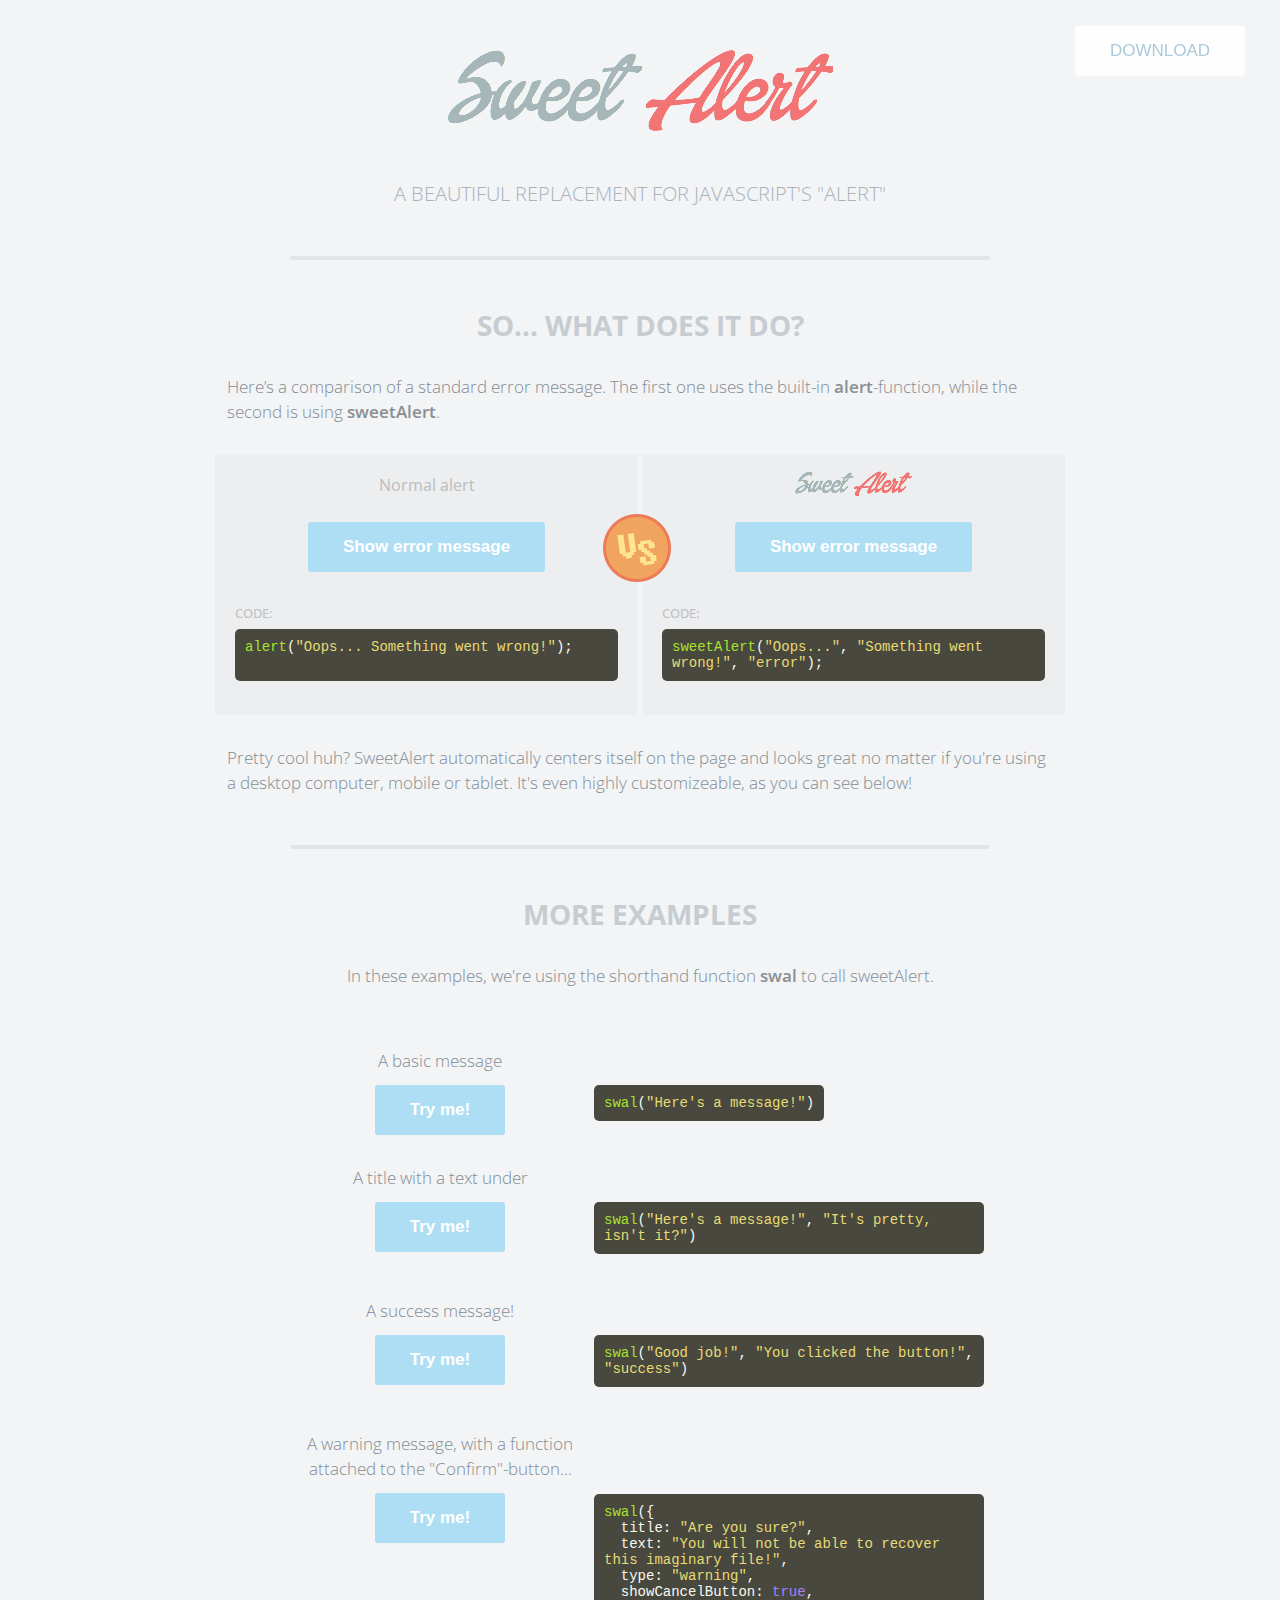
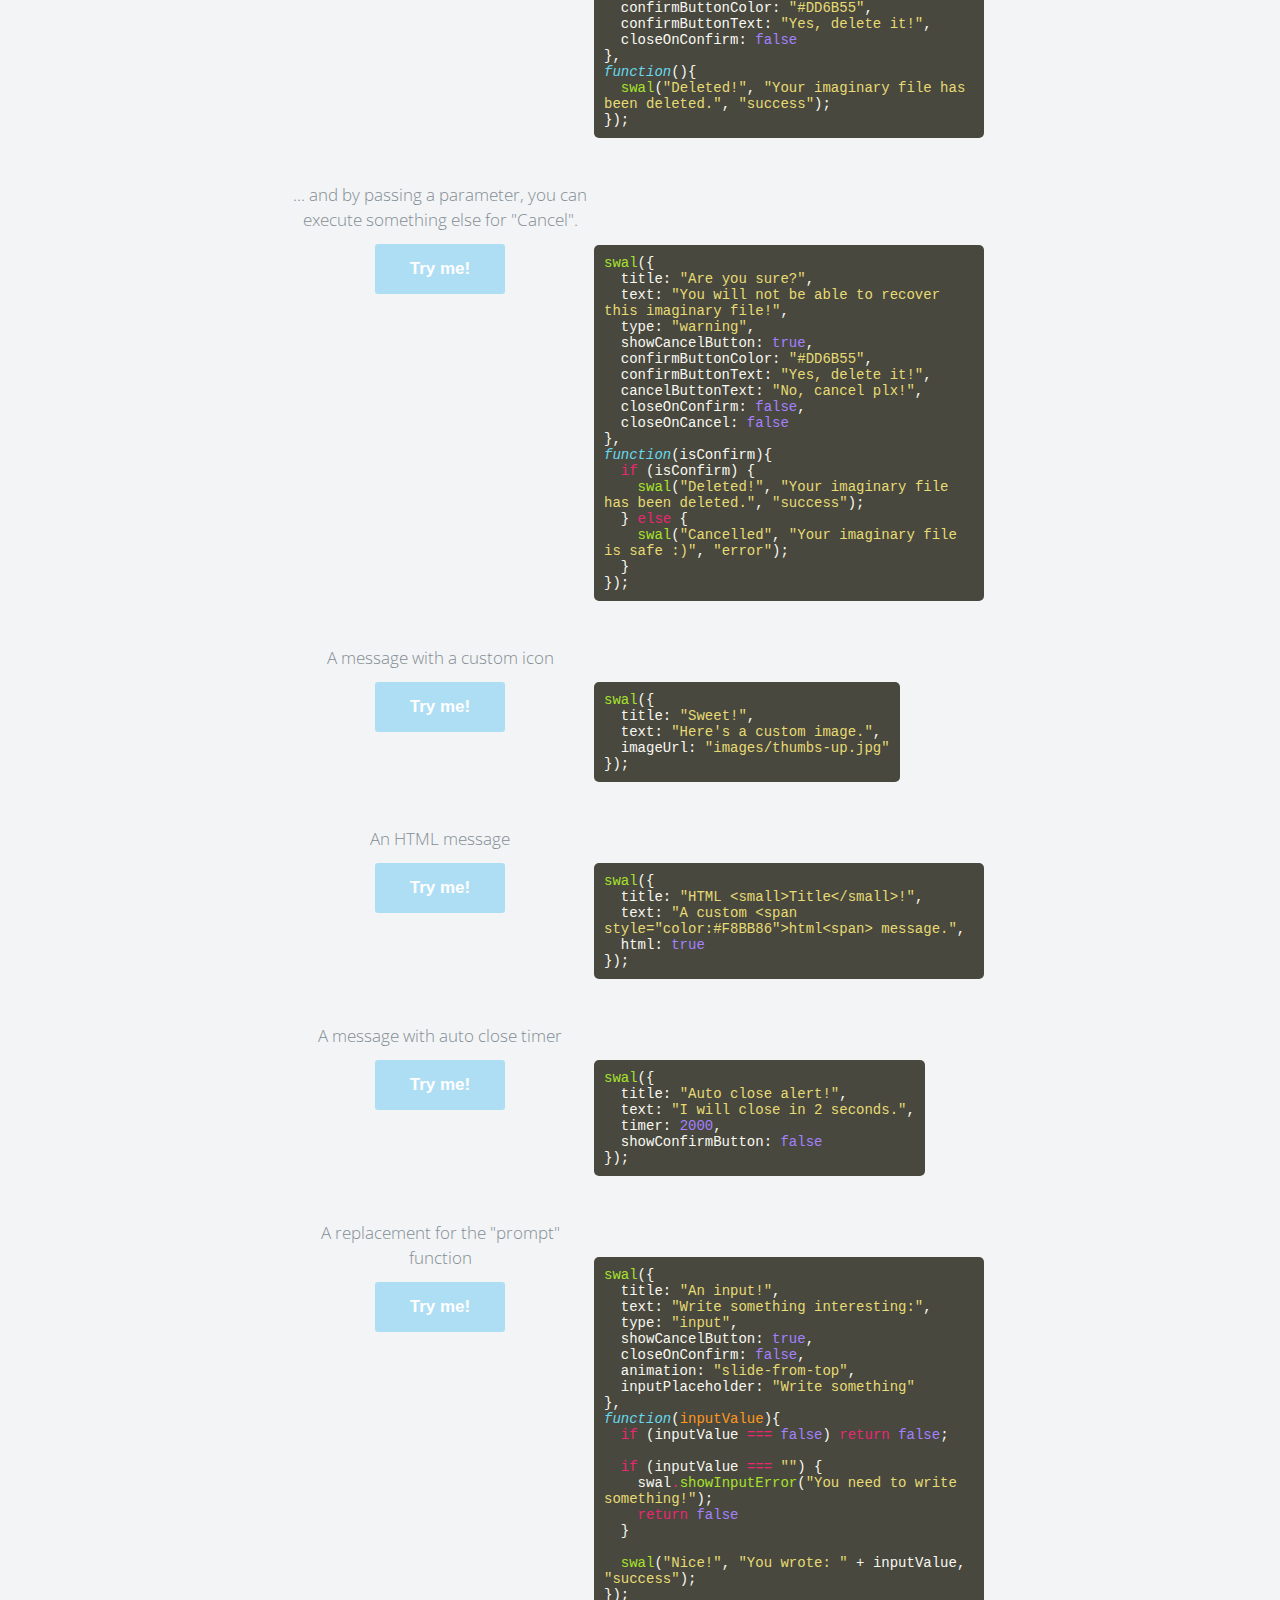
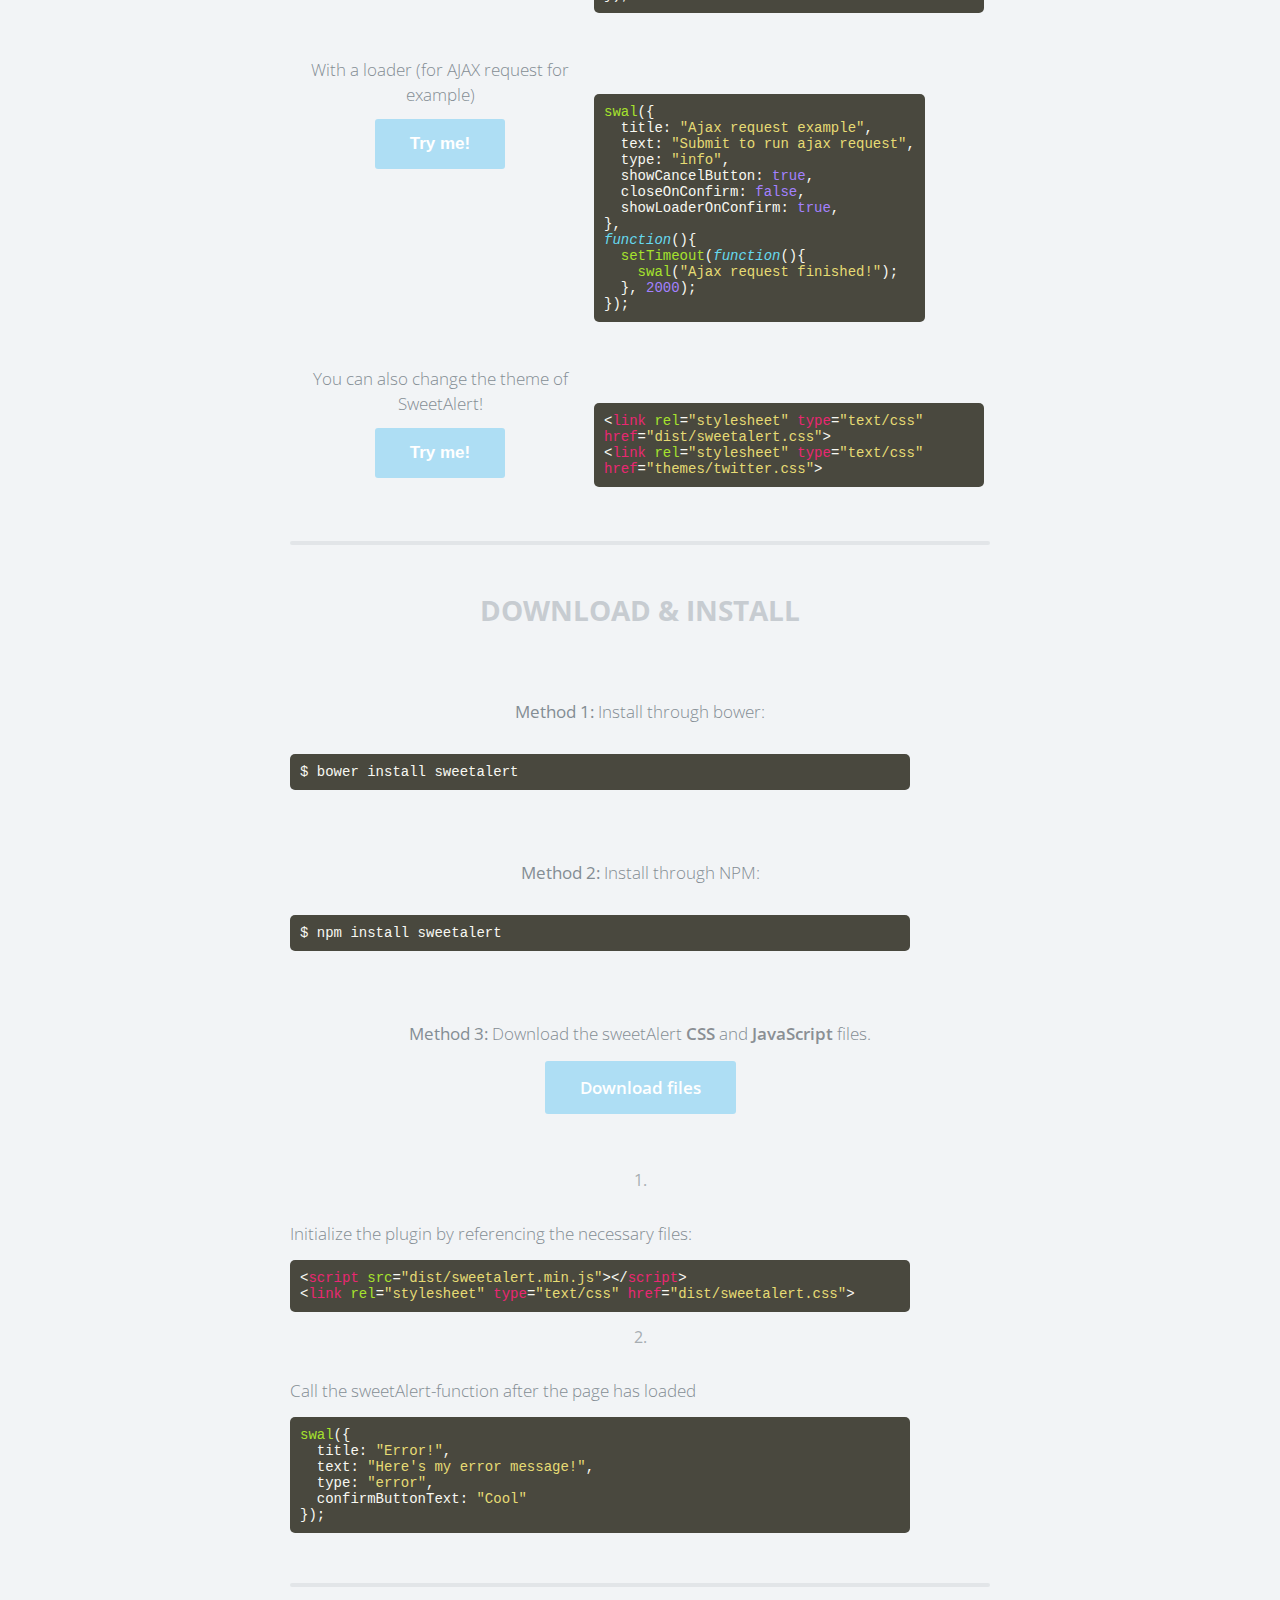
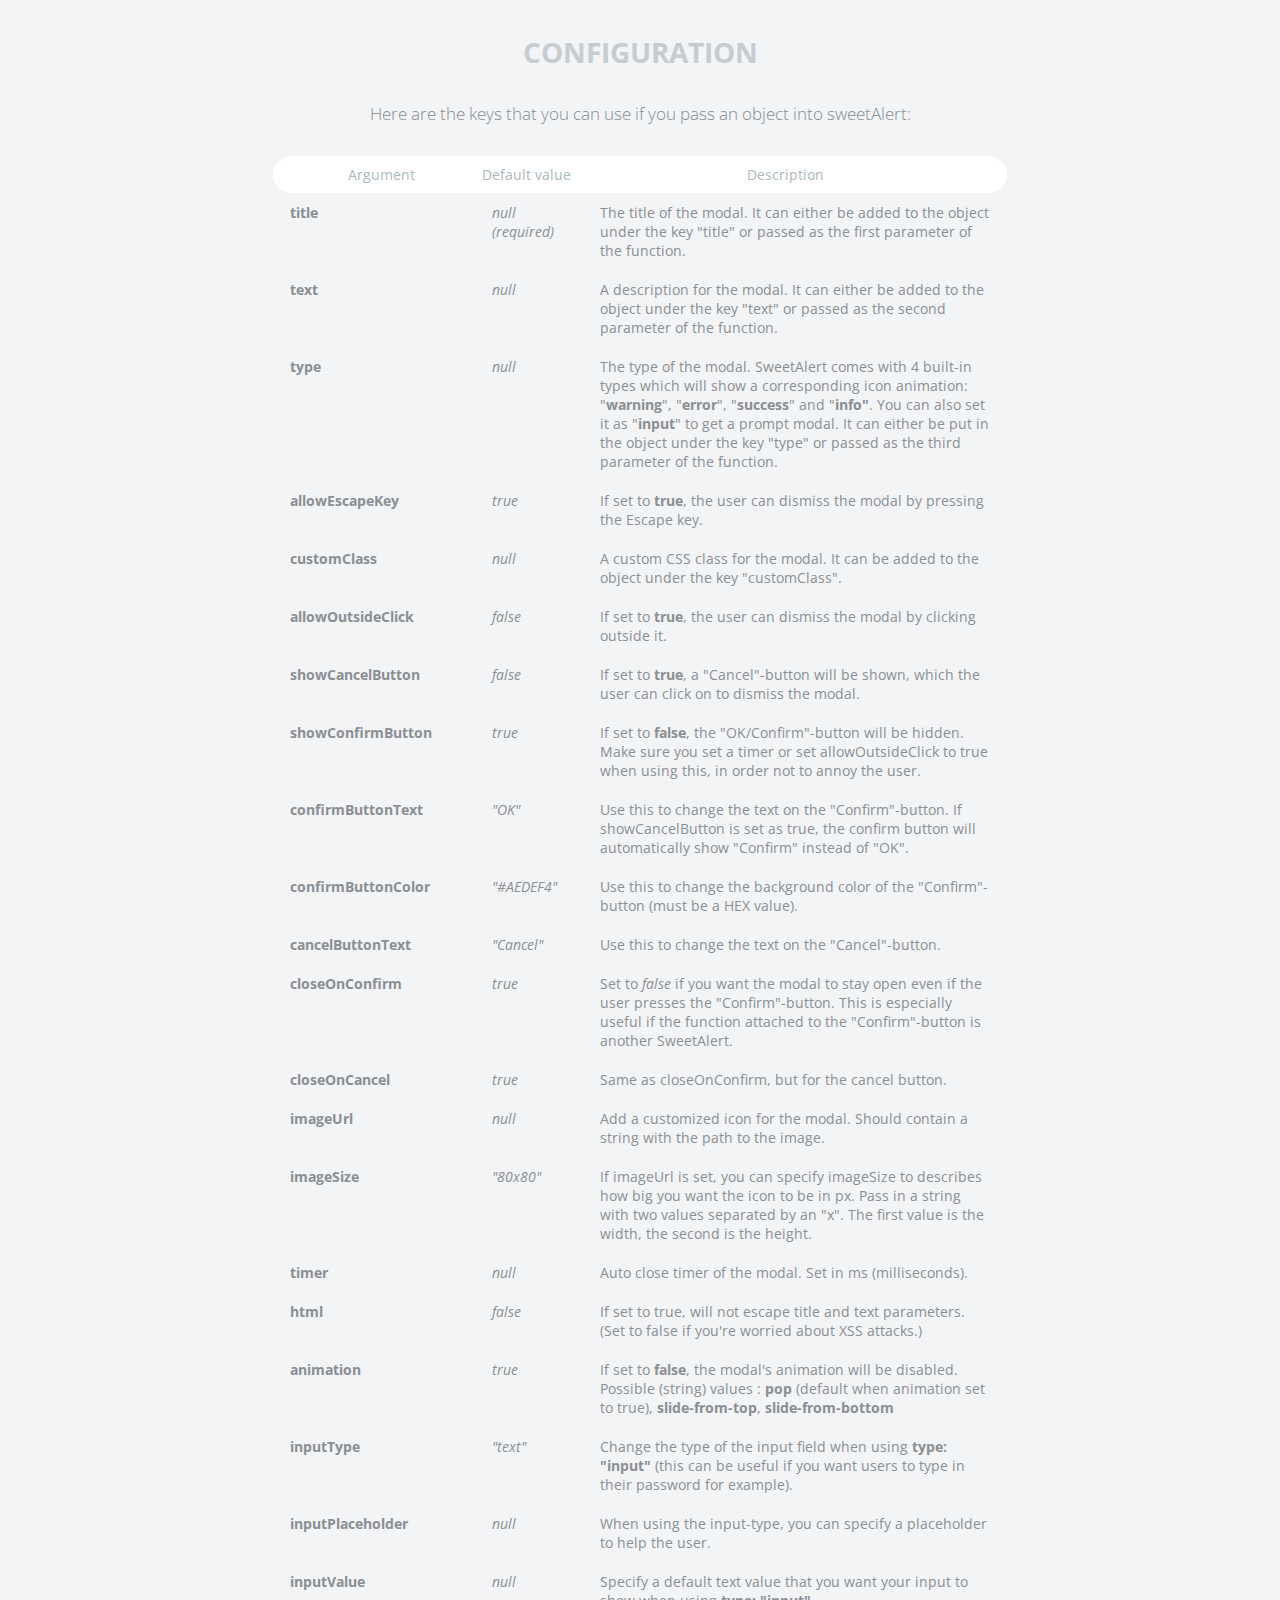
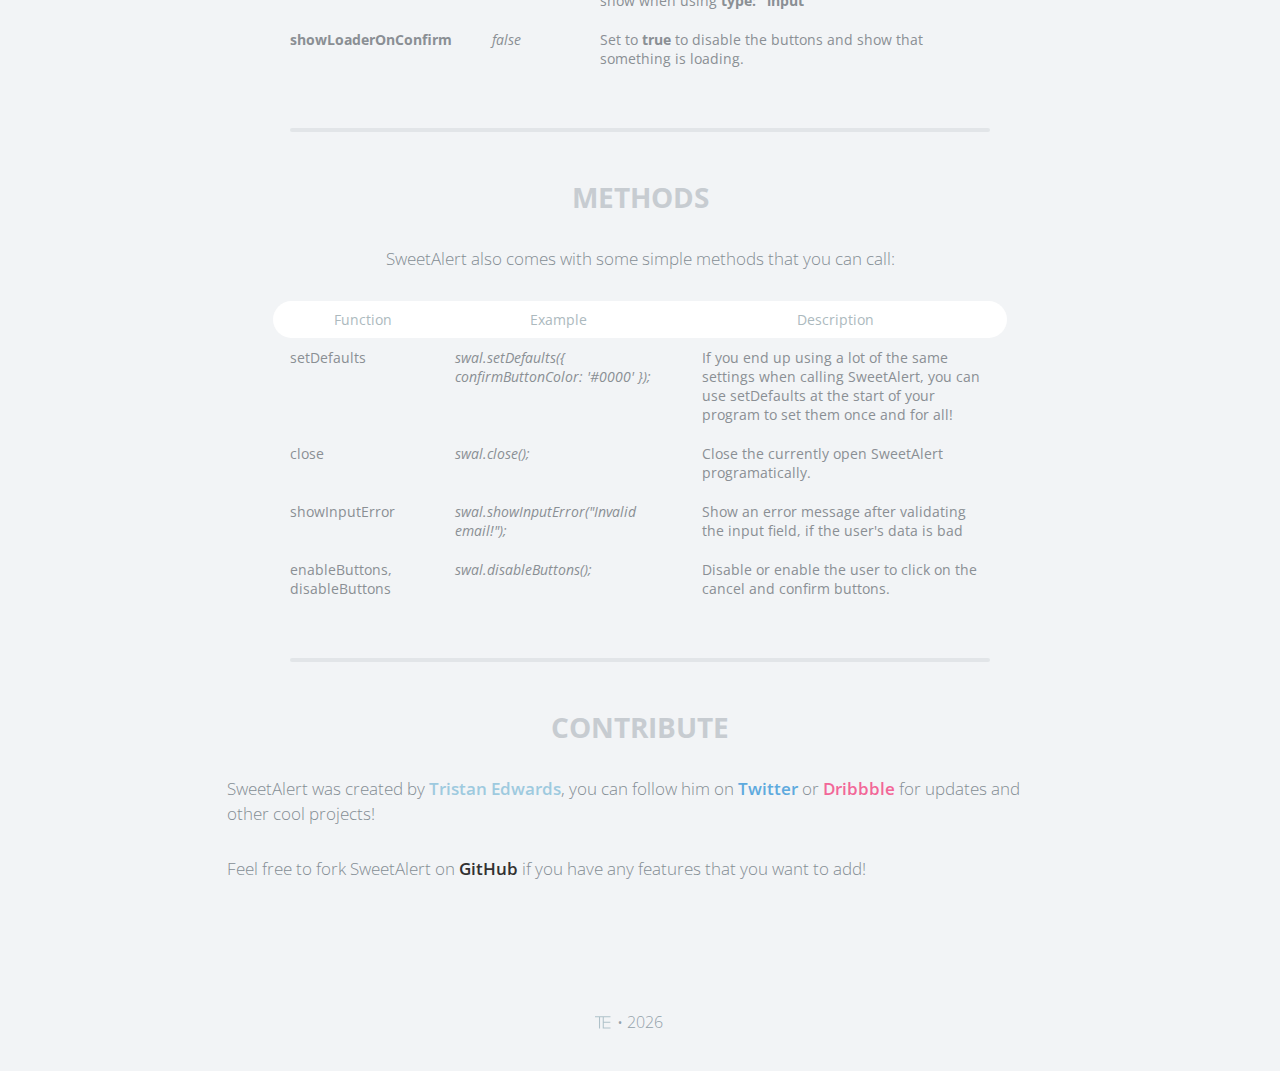
<file: hello/static/hello/sweetalert-master/index.html>
<!doctype html>

<html>

<head>
  <meta charset="utf-8">
  <meta name="viewport" content="width=device-width, initial-scale=1, maximum-scale=1, user-scalable=0" />
  <title>SweetAlert</title>

  <link rel="stylesheet" href="example/example.css">
  <script src="https://code.jquery.com/jquery-2.1.3.min.js"></script>

  <!-- This is what you need -->
  <script src="dist/sweetalert-dev.js"></script>
  <link rel="stylesheet" href="dist/sweetalert.css">
  <!--.......................-->

</head>

<body>

<h1>Sweet Alert</h1>
<h2>A beautiful replacement for JavaScript's "Alert"</h2>
<button class="download">Download</button>

<!-- What does it do? -->
<h3>So... What does it do?</h3>
<p>Here’s a comparison of a standard error message. The first one uses the built-in <strong>alert</strong>-function, while the second is using <strong>sweetAlert</strong>.</p>

<div class="showcase normal">
	<h4>Normal alert</h4>
	<button>Show error message</button>

	<h5>Code:</h5>
	<pre><span class="attr">alert</span>(<span class="str">"Oops... Something went wrong!"</span>);

	</pre>

	<div class="vs-icon"></div>
</div>

<div class="showcase sweet">
	<h4>Sweet Alert</h4>
	<button>Show error message</button>

	<h5>Code:</h5>
	<pre><span class="attr">sweetAlert</span>(<span class="str">"Oops..."</span>, <span class="str">"Something went wrong!"</span>, <span class="str">"error"</span>);</pre>
</div>

<p>Pretty cool huh? SweetAlert automatically centers itself on the page and looks great no matter if you're using a desktop computer, mobile or tablet. It's even highly customizeable, as you can see below!</p>


<!-- Examples -->
<h3>More examples</h3>

<p class="center">In these examples, we're using the shorthand function <strong>swal</strong> to call sweetAlert.</p>

<ul class="examples">

	<li class="message">
		<div class="ui">
			<p>A basic message</p>
			<button>Try me!</button>
		</div>
		<pre><span class="attr">swal</span>(<span class="str">"Here's a message!"</span>)</pre>
	</li>

	<li class="title-text">
		<div class="ui">
			<p>A title with a text under</p>
			<button>Try me!</button>
		</div>
		<pre><span class="attr">swal</span>(<span class="str">"Here's a message!"</span>, <span class="str">"It's pretty, isn't it?"</span>)</pre>
	</li>

	<li class="success">
		<div class="ui">
			<p>A success message!</p>
			<button>Try me!</button>
		</div>
		<pre><span class="attr">swal</span>(<span class="str">"Good job!"</span>, <span class="str">"You clicked the button!"</span>, <span class="str">"success"</span>)</pre>
	</li>

	<li class="warning confirm">
		<div class="ui">
			<p>A warning message, with a function attached to the "Confirm"-button...</p>
			<button>Try me!</button>
		</div>
		<pre><span class="attr">swal</span>({
&nbsp;&nbsp;title: <span class="str">"Are you sure?"</span>,
&nbsp;&nbsp;text: <span class="str">"You will not be able to recover this imaginary file!"</span>,
&nbsp;&nbsp;type: <span class="str">"warning"</span>,
&nbsp;&nbsp;showCancelButton: <span class="val">true</span>,
&nbsp;&nbsp;confirmButtonColor: <span class="str">"#DD6B55"</span>,
&nbsp;&nbsp;confirmButtonText: <span class="str">"Yes, delete it!"</span>,
&nbsp;&nbsp;closeOnConfirm: <span class="val">false</span>
},
<span class="func"><i>function</i></span>(){
&nbsp;&nbsp;<span class="attr">swal</span>(<span class="str">"Deleted!"</span>, <span class="str">"Your imaginary file has been deleted."</span>, <span class="str">"success"</span>);
});</pre>
	</li>

	<li class="warning cancel">
		<div class="ui">
			<p>... and by passing a parameter, you can execute something else for "Cancel".</p>
			<button>Try me!</button>
		</div>
		<pre><span class="attr">swal</span>({
&nbsp;&nbsp;title: <span class="str">"Are you sure?"</span>,
&nbsp;&nbsp;text: <span class="str">"You will not be able to recover this imaginary file!"</span>,
&nbsp;&nbsp;type: <span class="str">"warning"</span>,
&nbsp;&nbsp;showCancelButton: <span class="val">true</span>,
&nbsp;&nbsp;confirmButtonColor: <span class="str">"#DD6B55"</span>,
&nbsp;&nbsp;confirmButtonText: <span class="str">"Yes, delete it!"</span>,
&nbsp;&nbsp;cancelButtonText: <span class="str">"No, cancel plx!"</span>,
&nbsp;&nbsp;closeOnConfirm: <span class="val">false</span>,
&nbsp;&nbsp;closeOnCancel: <span class="val">false</span>
},
<span class="func"><i>function</i></span>(isConfirm){
&nbsp;&nbsp;<span class="tag">if</span> (isConfirm) {
&nbsp;&nbsp;&nbsp;&nbsp;<span class="attr">swal</span>(<span class="str">"Deleted!"</span>, <span class="str">"Your imaginary file has been deleted."</span>, <span class="str">"success"</span>);
&nbsp;&nbsp;} <span class="tag">else</span> {
	&nbsp;&nbsp;&nbsp;&nbsp;<span class="attr">swal</span>(<span class="str">"Cancelled"</span>, <span class="str">"Your imaginary file is safe :)"</span>, <span class="str">"error"</span>);
&nbsp;&nbsp;}
});</pre>
	</li>

	<li class="custom-icon">
		<div class="ui">
			<p>A message with a custom icon</p>
			<button>Try me!</button>
		</div>
		<pre><span class="attr">swal</span>({
&nbsp;&nbsp;title: <span class="str">"Sweet!"</span>,
&nbsp;&nbsp;text: <span class="str">"Here's a custom image."</span>,
&nbsp;&nbsp;imageUrl: <span class="str">"images/thumbs-up.jpg"</span>
});</pre>
	</li>

	<li class="message-html">
		<div class="ui">
			<p>An HTML message</p>
			<button>Try me!</button>
		</div>
		<pre><span class="attr">swal</span>({
&nbsp;&nbsp;title: <span class="str">"HTML &lt;small&gt;Title&lt;/small&gt;!"</span>,
&nbsp;&nbsp;text: <span class="str">"A custom &lt;span style="color:#F8BB86"&gt;html&lt;span&gt; message."</span>,
&nbsp;&nbsp;html: <span class="val">true</span>
});</pre>
	</li>

	<li class="timer">
		<div class="ui">
			<p>A message with auto close timer</p>
			<button>Try me!</button>
		</div>
		<pre><span class="attr">swal</span>({
&nbsp;&nbsp;title: <span class="str">"Auto close alert!"</span>,
&nbsp;&nbsp;text: <span class="str">"I will close in 2 seconds."</span>,
&nbsp;&nbsp;timer: <span class="val">2000</span>,
&nbsp;&nbsp;showConfirmButton: <span class="val">false</span>
});</pre>
	</li>


	<li class="input">
		<div class="ui">
			<p>A replacement for the "prompt" function</p>
			<button>Try me!</button>
		</div>
		<pre><span class="attr">swal</span>({
&nbsp;&nbsp;title: <span class="str">"An input!"</span>,
&nbsp;&nbsp;text: <span class="str">"Write something interesting:"</span>,
&nbsp;&nbsp;type: <span class="str">"input"</span>,
&nbsp;&nbsp;showCancelButton: <span class="val">true</span>,
&nbsp;&nbsp;closeOnConfirm: <span class="val">false</span>,
&nbsp;&nbsp;animation: <span class="str">"slide-from-top"</span>,
&nbsp;&nbsp;inputPlaceholder: <span class="str">"Write something"</span>
},
<span class="func"><i>function</i></span>(<span class="arg">inputValue</span>){
&nbsp;&nbsp;<span class="tag">if</span> (inputValue <span class="tag">===</span> <span class="val">false</span>) <span class="tag">return</span> <span class="val">false</span>;
&nbsp;&nbsp;
&nbsp;&nbsp;<span class="tag">if</span> (inputValue <span class="tag">===</span> <span class="str">""</span>) {
&nbsp;&nbsp;&nbsp;&nbsp;swal<span class="tag">.</span><span class="attr">showInputError</span>(<span class="str">"You need to write something!"</span>);
&nbsp;&nbsp;&nbsp;&nbsp;<span class="tag">return</span> <span class="val">false</span>
&nbsp;&nbsp;}
&nbsp;&nbsp;
&nbsp;&nbsp;<span class="attr">swal</span>(<span class="str">"Nice!"</span>, <span class="str">"You wrote: "</span> + inputValue, <span class="str">"success"</span>);
});</pre>
	</li>

  <li class="ajax">
    <div class="ui">
			<p>With a loader (for AJAX request for example)</p>
			<button>Try me!</button>
		</div>
		<pre><span class="attr">swal</span>({
&nbsp;&nbsp;title: <span class="str">"Ajax request example"</span>,
&nbsp;&nbsp;text: <span class="str">"Submit to run ajax request"</span>,
&nbsp;&nbsp;type: <span class="str">"info"</span>,
&nbsp;&nbsp;showCancelButton: <span class="val">true</span>,
&nbsp;&nbsp;closeOnConfirm: <span class="val">false</span>,
&nbsp;&nbsp;showLoaderOnConfirm: <span class="val">true</span>,
},
<span class="func"><i>function</i></span>(){
&nbsp;&nbsp;<span class="attr">setTimeout</span>(<span class="func"><i>function</i></span>(){
&nbsp;&nbsp;&nbsp;&nbsp;<span class="attr">swal</span>(<span class="str">"Ajax request finished!"</span>);
&nbsp;&nbsp;}, <span class="val">2000</span>);
});</pre>
	</li>

	<li class="theme">
		<div class="ui">
			<p>You can also change the theme of SweetAlert!</p>
			<button>Try me!</button>
		</div>
		<pre>&lt;<span class="tag">link</span> <span class="attr">rel</span>=<span class="str">"stylesheet"</span> <span class="tag">type</span>=<span class="str">"text/css"</span> <span class="tag">href</span>=<span class="str">"dist/sweetalert.css"</span>&gt;
			&lt;<span class="tag">link</span> <span class="attr">rel</span>=<span class="str">"stylesheet"</span> <span class="tag">type</span>=<span class="str">"text/css"</span> <span class="tag">href</span>=<span class="str">"themes/twitter.css"</span>&gt;</pre>
	</li>

</ul>


<!-- Download & Install -->
<h3 id="download-section">Download & install</h3>

<div class="center-container">
	<p class="center"><b>Method 1:</b> Install through bower:</p>
	<pre class="center">$ bower install sweetalert</pre>
</div>

<div class="center-container">
	<p class="center"><b>Method 2:</b> Install through NPM:</p>
	<pre class="center">$ npm install sweetalert</pre>
</div>

<p class="center"><b>Method 3:</b> Download the sweetAlert <strong>CSS</strong> and <strong>JavaScript</strong> files.</p>

<a class="button" href="https://github.com/t4t5/sweetalert/archive/master.zip" download>Download files</a>

<ol>
	<li>
		<p>Initialize the plugin by referencing the necessary files:</p>
		<pre>&lt;<span class="tag">script</span> <span class="attr">src</span>=<span class="str">"dist/sweetalert.min.js"</span>&gt;&lt;/<span class="tag">script</span>&gt;
&lt;<span class="tag">link</span> <span class="attr">rel</span>=<span class="str">"stylesheet"</span> <span class="tag">type</span>=<span class="str">"text/css"</span> <span class="tag">href</span>=<span class="str">"dist/sweetalert.css"</span>&gt;</pre>
	</li>

	<li>
		<p>Call the sweetAlert-function after the page has loaded</p>
		<pre><span class="attr">swal</span>({
&nbsp;&nbsp;title: <span class="str">"Error!"</span>,
&nbsp;&nbsp;text: <span class="str">"Here's my error message!"</span>,
&nbsp;&nbsp;type: <span class="str">"error"</span>,
&nbsp;&nbsp;confirmButtonText: <span class="str">"Cool"</span>
});
</pre>
	</li>
</ol>



<!-- Configuration -->
<h3>Configuration</h3>

<p class="center">Here are the keys that you can use if you pass an object into sweetAlert:</p>

<table>
	<tr class="titles">
		<th>
			<div class="border-left"></div>
			Argument
		</th>
		<th>Default value</th>
		<th>
			<div class="border-right"></div>
			Description
		</th>
	</tr>
	<tr>
		<td><b>title</b></td>
		<td><i>null (required)</i></td>
		<td>The title of the modal. It can either be added to the object under the key "title" or passed as the first parameter of the function.</td>
	</tr>
	<tr>
		<td><b>text</b></td>
		<td><i>null</i></td>
		<td>A description for the modal. It can either be added to the object under the key "text" or passed as the second parameter of the function.</td>
	</tr>
	<tr>
		<td><b>type</b></td>
		<td><i>null</i></td>
		<td>The type of the modal. SweetAlert comes with 4 built-in types which will show a corresponding icon animation: "<strong>warning</strong>", "<strong>error</strong>", "<strong>success</strong>" and "<strong>info"</strong>. You can also set it as "<strong>input</strong>" to get a prompt modal. It can either be put in the object under the key "type" or passed as the third parameter of the function.</td>
	</tr>
    <tr>
      <td><b>allowEscapeKey</b></td>
      <td><i>true</i></td>
      <td>If set to <strong>true</strong>, the user can dismiss the modal by pressing the Escape key.</td>
    </tr>
	<tr>
		<td><b>customClass</b></td>
		<td><i>null</i></td>
		<td>A custom CSS class for the modal. It can be added to the object under the key "customClass".</td>
	</tr>
	<tr>
		<td><b>allowOutsideClick</b></td>
		<td><i>false</i></td>
		<td>If set to <strong>true</strong>, the user can dismiss the modal by clicking outside it.</td>
	</tr>
	<tr>
		<td><b>showCancelButton</b></td>
		<td><i>false</i></td>
		<td>If set to <strong>true</strong>, a "Cancel"-button will be shown, which the user can click on to dismiss the modal.</td>
	</tr>
	<tr>
		<td><b>showConfirmButton</b></td>
		<td><i>true</i></td>
		<td>If set to <strong>false</strong>, the "OK/Confirm"-button will be hidden. Make sure you set a timer or set allowOutsideClick to true when using this, in order not to annoy the user.</td>
	</tr>
	<tr>
		<td><b>confirmButtonText</b></td>
		<td><i>"OK"</i></td>
		<td>Use this to change the text on the "Confirm"-button. If showCancelButton is set as true, the confirm button will automatically show "Confirm" instead of "OK".</td>
	</tr>
	<tr>
		<td><b>confirmButtonColor</b></td>
		<td><i>"#AEDEF4"</i></td>
		<td>Use this to change the background color of the "Confirm"-button (must be a HEX value).</td>
	</tr>
	<tr>
		<td><b>cancelButtonText</b></td>
		<td><i>"Cancel"</i></td>
		<td>Use this to change the text on the "Cancel"-button.</td>
	</tr>
	<tr>
		<td><b>closeOnConfirm</b></td>
		<td><i>true</i></td>
		<td>Set to <i>false</i> if you want the modal to stay open even if the user presses the "Confirm"-button. This is especially useful if the function attached to the "Confirm"-button is another SweetAlert.</td>
	</tr>
	<tr>
		<td><b>closeOnCancel</b></td>
		<td><i>true</i></td>
		<td>Same as closeOnConfirm, but for the cancel button.</td>
	</tr>
	<tr>
		<td><b>imageUrl</b></td>
		<td><i>null</i></td>
		<td>Add a customized icon for the modal. Should contain a string with the path to the image.</td>
	</tr>
	<tr>
		<td><b>imageSize</b></td>
		<td><i>"80x80"</i></td>
		<td>If imageUrl is set, you can specify imageSize to describes how big you want the icon to be in px. Pass in a string with two values separated by an "x". The first value is the width, the second is the height.</td>
	</tr>
	<tr>
		<td><b>timer</b></td>
		<td><i>null</i></td>
		<td>Auto close timer of the modal. Set in ms (milliseconds).</td>
	</tr>
	<tr>
		<td><b>html</b></td>
		<td><i>false</i></td>
		<td>If set to true, will not escape title and text parameters. (Set to false if you're worried about XSS attacks.)</td>
	</tr>
	<tr>
		<td><b>animation</b></td>
		<td><i>true</i></td>
		<td>If set to <strong>false</strong>, the modal's animation will be disabled. Possible (string) values : <strong>pop</strong> (default when animation set to true), <strong>slide-from-top</strong>, <strong>slide-from-bottom</strong></td>
	</tr>
	<tr>
		<td><b>inputType</b></td>
		<td><i>"text"</i></td>
		<td>Change the type of the input field when using <strong>type: "input"</strong> (this can be useful if you want users to type in their password for example).</td>
	</tr>
	<tr>
		<td><b>inputPlaceholder</b></td>
		<td><i>null</i></td>
		<td>When using the input-type, you can specify a placeholder to help the user.</td>
	</tr>
	<tr>
		<td><b>inputValue</b></td>
		<td><i>null</i></td>
		<td>Specify a default text value that you want your input to show when using <strong>type: "input"</strong></td>
	</tr>
	<tr>
		<td><b>showLoaderOnConfirm</b></td>
		<td><i>false</i></td>
    <td>Set to <strong>true</strong> to disable the buttons and show that something is loading.</td>
	</tr>
</table>


<!-- Methods -->
<h3>Methods</h3>

<p class="center">SweetAlert also comes with some simple methods that you can call:</p>

<table>
	<tr class="titles">
		<th>
			<div class="border-left"></div>
			Function
		</th>
		<th>Example</th>
		<th>
			<div class="border-right"></div>
			Description
		</th>
	</tr>
	<tr>
		<td>setDefaults</td>
		<td><i>swal.setDefaults({ confirmButtonColor: '#0000' });</i></td>
		<td>If you end up using a lot of the same settings when calling SweetAlert, you can use setDefaults at the start of your program to set them once and for all!</td>
	</tr>
	<tr>
		<td>close</td>
		<td><i>swal.close();</i></td>
		<td>Close the currently open SweetAlert programatically.</td>
	</tr>
	<tr>
		<td>showInputError</td>
		<td><i>swal.showInputError("Invalid email!");</i></td>
		<td>Show an error message after validating the input field, if the user's data is bad</td>
	</tr>
	<tr>
		<td>enableButtons, disableButtons</td>
		<td><i>swal.disableButtons();</i></td>
		<td>Disable or enable the user to click on the cancel and confirm buttons.</td>
	</tr>
</table>



<!-- Contribute -->
<h3>Contribute</h3>
<p>SweetAlert was created by <a href="http://tristanedwards.me" target="_blank">Tristan Edwards</a>, you can follow him on <a href="https://twitter.com/t4t5" target="_blank" class="twitter">Twitter</a> or <a href="https://dribbble.com/tristanedwards" target="_blank" class="dribbble">Dribbble</a> for updates and other cool projects!</p>
<p>Feel free to fork SweetAlert on <a href="https://github.com/t4t5/sweetalert" class="github">GitHub</a> if you have any features that you want to add!</p>


<footer>
	<span class="te-logo">TE</span> • <script>document.write(new Date().getFullYear())</script>
</footer>


<script>

document.querySelector('button.download').onclick = function(){
	$("html, body").animate({ scrollTop: $("#download-section").offset().top }, 1000);
};

document.querySelector('.showcase.normal button').onclick = function(){
	alert("Oops... Something went wrong!");
};

document.querySelector('.showcase.sweet button').onclick = function(){
	swal("Oops...", "Something went wrong!", "error");
};

document.querySelector('ul.examples li.message button').onclick = function(){
	swal("Here's a message!");
};

document.querySelector('ul.examples li.timer button').onclick = function(){
	swal({
		title: "Auto close alert!",
		text: "I will close in 2 seconds.",
		timer: 2000,
		showConfirmButton: false
	});
};

document.querySelector('ul.examples li.title-text button').onclick = function(){
	swal("Here's a message!", "It's pretty, isn't it?");
};

document.querySelector('ul.examples li.success button').onclick = function(){
	swal("Good job!", "You clicked the button!", "success");
};

document.querySelector('ul.examples li.warning.confirm button').onclick = function(){
	swal({
		title: "Are you sure?",
		text: "You will not be able to recover this imaginary file!",
		type: "warning",
		showCancelButton: true,
		confirmButtonColor: '#DD6B55',
		confirmButtonText: 'Yes, delete it!',
		closeOnConfirm: false
	},
	function(){
		swal("Deleted!", "Your imaginary file has been deleted!", "success");
	});
};

document.querySelector('ul.examples li.warning.cancel button').onclick = function(){
	swal({
		title: "Are you sure?",
		text: "You will not be able to recover this imaginary file!",
		type: "warning",
		showCancelButton: true,
		confirmButtonColor: '#DD6B55',
		confirmButtonText: 'Yes, delete it!',
		cancelButtonText: "No, cancel plx!",
		closeOnConfirm: false,
		closeOnCancel: false
	},
	function(isConfirm){
    if (isConfirm){
      swal("Deleted!", "Your imaginary file has been deleted!", "success");
    } else {
      swal("Cancelled", "Your imaginary file is safe :)", "error");
    }
	});
};

document.querySelector('ul.examples li.custom-icon button').onclick = function(){
	swal({
		title: "Sweet!",
		text: "Here's a custom image.",
		imageUrl: 'example/images/thumbs-up.jpg'
	});
};

document.querySelector('ul.examples li.message-html button').onclick = function(){
	swal({
		title: "HTML <small>Title</small>!",
		text: 'A custom <span style="color:#F8BB86">html</span> message.',
		html: true
	});
};

document.querySelector('ul.examples li.input button').onclick = function(){
	swal({
		title: "An input!",
		text: 'Write something interesting:',
		type: 'input',
		showCancelButton: true,
		closeOnConfirm: false,
		animation: "slide-from-top",
		inputPlaceholder: "Write something",
	},
	function(inputValue){
		if (inputValue === false) return false;

		if (inputValue === "") {
			swal.showInputError("You need to write something!");
			return false;
		}
    
		swal("Nice!", 'You wrote: ' + inputValue, "success");

	});
};

document.querySelector('ul.examples li.theme button').onclick = function() {
	swal({
		title: "Themes!",
		text: "Here's the Twitter theme for SweetAlert!",
		confirmButtonText: "Cool!",
		customClass: 'twitter'
	});
};

document.querySelector('ul.examples li.ajax button').onclick = function() {
  swal({
    title: 'Ajax request example',
    text: 'Submit to run ajax request',
    type: 'info',
    showCancelButton: true,
    closeOnConfirm: false,
    showLoaderOnConfirm: true,
  }, function(){
    setTimeout(function() {
      swal('Ajax request finished!');
    }, 2000);
  });
};

</script>



</body>

</html>
</file>
<file: hello/static/hello/sweetalert-master/example/example.css>
@import url(http://fonts.googleapis.com/css?family=Open+Sans:400,600,700,300);
@import url(http://fonts.googleapis.com/css?family=Open+Sans+Condensed:700);
body {
  background-color: #f2f4f6;
  font-family: 'Open Sans', sans-serif;
  text-align: center; }

h1 {
  background-image: url("images/logo_big.png");
  background-image: -webkit-image-set(url("images/logo_big.png") 1x, url("images/logo_big@2x.png") 2x);
  width: 385px;
  height: 81px;
  text-indent: -9999px;
  white-space: nowrap;
  margin: 50px auto; }
  @media all and (max-width: 420px) {
    h1 {
      width: 300px;
      background-size: contain;
      background-repeat: no-repeat;
      background-position: center; } }
  @media all and (max-width: 330px) {
    h1 {
      width: 250px; } }

h2 {
  font-size: 20px;
  color: #A9B2BC;
  line-height: 25px;
  text-transform: uppercase;
  font-weight: 300;
  text-align: center;
  display: block; }

h3 {
  font-size: 28px;
  color: #C7CCD1;
  text-transform: uppercase;
  font-family: 'Open Sans Condensed', sans-serif;
  margin-top: 100px;
  text-align: center;
  position: relative; }
  h3#download-section {
    margin-top: 50px;
    padding-top: 40px; }
  h3::after {
    content: "";
    background-color: #e2e5e8;
    height: 4px;
    width: 700px;
    left: 50%;
    margin-left: -350px;
    position: absolute;
    margin-top: -50px;
    border-radius: 2px; }
    @media all and (max-width: 740px) {
      h3::after {
        width: auto;
        left: 20px;
        right: 20px;
        margin-left: 0; } }

a {
  text-decoration: none; }

p {
  max-width: 826px;
  margin: 30px auto;
  font-size: 17px;
  font-weight: 300;
  color: #848D94;
  line-height: 25px;
  text-align: left; }
  p.center {
    text-align: center; }
  p strong {
    color: #8A8F94;
    font-weight: 600; }
  p a {
    color: #9ECADF;
    font-weight: 600; }
    p a:hover {
      text-decoration: underline; }
    p a.twitter {
      color: #5eaade; }
    p a.dribbble {
      color: #f26798; }
    p a.github {
      color: #323131; }

button, .button {
  background-color: #AEDEF4;
  color: white;
  border: none;
  box-shadow: none;
  font-size: 17px;
  font-weight: 500;
  font-weight: 600;
  border-radius: 3px;
  padding: 15px 35px;
  margin: 26px 5px 0 5px;
  cursor: pointer; }
  button:focus, .button:focus {
    outline: none; }
  button:hover, .button:hover {
    background-color: #a1d9f2; }
  button:active, .button:active {
    background-color: #81ccee; }
  button.cancel, .button.cancel {
    background-color: #D0D0D0; }
    button.cancel:hover, .button.cancel:hover {
      background-color: #c8c8c8; }
    button.cancel:active, .button.cancel:active {
      background-color: #b6b6b6; }
  button.download, .button.download {
    position: fixed;
    right: 30px;
    top: 0;
    background-color: rgba(255, 255, 255, 0.9);
    color: #ABCADA;
    font-weight: 500;
    text-transform: uppercase;
    z-index: 3; }
    @media all and (max-width: 1278px) {
      button.download, .button.download {
        display: none; } }

.center-container {
  max-width: 700px;
  margin: 70px auto; }

pre {
  background-color: #49483e;
  color: #f8f8f2;
  padding: 10px;
  border-radius: 5px;
  white-space: pre-line;
  text-align: left;
  font-size: 14px;
  max-width: 600px; }
  pre .str {
    color: #e6db74; }
  pre .func {
    color: #66d9ef; }
  pre .val {
    color: #a381ff; }
  pre .tag {
    color: #e92772; }
  pre .attr {
    color: #a6e22d; }
  pre .arg {
    color: #fd9720; }

.showcase {
  background-color: #eceef0;
  padding: 20px;
  display: inline-block;
  width: 383px;
  vertical-align: top;
  position: relative; }
  @media all and (max-width: 865px) {
    .showcase {
      margin: 5px auto;
      padding: 46px 20px; } }
  @media all and (max-width: 440px) {
    .showcase {
      width: auto; } }
  .showcase h4 {
    font-size: 16px;
    color: #BCBCBC;
    line-height: 22px;
    margin: 0 auto;
    font-weight: 400; }
  .showcase.sweet h4 {
    width: 117px;
    height: 25px;
    margin-top: -3px;
    text-indent: -9999px;
    background-image: url("images/logo_small.png");
    background-image: -webkit-image-set(url("images/logo_small.png") 1x, url("images/logo_small@2x.png") 2x); }
  .showcase h5 {
    margin-bottom: -7px;
    text-align: left;
    font-weight: 500;
    text-transform: uppercase;
    color: #c2c2c2; }
  .showcase button {
    margin-bottom: 10px; }
  .showcase .vs-icon {
    background-image: url("images/vs_icon.png");
    background-image: -webkit-image-set(url("images/vs_icon.png") 1x, url("images/vs_icon@2x.png") 2x);
    width: 69px;
    height: 69px;
    position: absolute;
    right: -34px;
    top: 60px;
    z-index: 2; }
    @media all and (max-width: 865px) {
      .showcase .vs-icon {
        margin: 5px auto;
        right: auto;
        left: 50%;
        margin-left: -35px;
        top: auto;
        bottom: -35px; } }

ul.examples {
  list-style-type: none;
  width: 700px;
  margin: 0 auto;
  text-align: left;
  padding-left: 0; }
  @media all and (max-width: 758px) {
    ul.examples {
      width: auto; } }
  ul.examples li {
    padding-left: 0; }
  ul.examples .ui, ul.examples pre {
    display: inline-block;
    vertical-align: top; }
    @media all and (max-width: 758px) {
      ul.examples .ui, ul.examples pre {
        display: block;
        max-width: none;
        margin: 0 auto; } }
  ul.examples .ui {
    width: 300px;
    text-align: center; }
    ul.examples .ui button {
      margin-top: 12px; }
    ul.examples .ui p {
      text-align: center;
      margin-bottom: 0; }
  ul.examples pre {
    max-width: 370px;
    margin-top: 67px; }
    @media all and (max-width: 758px) {
      ul.examples pre {
        margin-top: 16px !important;
        margin-bottom: 60px; } }
  ul.examples .warning pre {
    margin-top: 93px; }

ol {
  max-width: 700px;
  margin: 70px auto;
  list-style-position: inside;
  padding-left: 0; }
  ol li {
    color: #A7ADB2; }
    ol li p {
      margin-bottom: 10px; }

table {
  width: 700px;
  font-size: 14px;
  color: #8a8f94;
  margin: 10px auto;
  text-align: left;
  border-collapse: collapse; }
  @media all and (max-width: 750px) {
    table {
      width: auto;
      margin: 10px 20px; } }
  table th {
    background-color: white;
    padding: 9px;
    color: #acb9be;
    font-weight: 400;
    text-align: center;
    position: relative; }
    table th .border-left, table th .border-right {
      position: absolute;
      background-color: white;
      border-radius: 50%;
      top: 0;
      left: -17px;
      width: 37px;
      height: 37px; }
    table th .border-right {
      left: auto;
      right: -17px; }
    @media all and (max-width: 750px) {
      table th:nth-child(2) {
        display: none; } }
  table td {
    padding: 10px 20px;
    vertical-align: top; }
    table td:first-child {
      padding-left: 0px; }
    table td:last-child {
      padding-right: 0px; }
    @media all and (max-width: 750px) {
      table td:nth-child(2) {
        display: none; } }
    @media all and (max-width: 360px) {
      table td {
        padding: 10px 4px; }
        table td b {
          font-size: 13px; } }

footer {
  margin-top: 100px;
  padding-bottom: 30px;
  color: #9A999F;
  display: inline-block;
  position: relative;
  color: gray;
  font-weight: 400;
  color: #93a1aa;
  font-weight: 300; }
  footer .te-logo {
    text-indent: -99999px;
    background-size: contain;
    background-repeat: no-repeat;
    background-position: center center;
    height: 16px;
    width: 16px;
    display: inline-block;
    margin-right: 5px;
    background-image: url("images/te-logo-small.svg");
    position: absolute;
    left: -22px;
    top: 3px; }

.sweet-alert.twitter {
  font-family: "Helvetica Neue", Helvetica, Arial, sans-serif;
  padding: 15px;
  padding-top: 55px;
  text-align: right;
  border-radius: 6px;
  box-shadow: 0px 0px 0px 1px rgba(0, 0, 0, 0.11), 0px 6px 30px rgba(0, 0, 0, 0.14); }
  .sweet-alert.twitter ~ .sweet-overlay {
    background: rgba(41, 47, 51, 0.9); }
  .sweet-alert.twitter h2 {
    position: absolute;
    top: 0;
    left: 0;
    right: 0;
    height: 40px;
    line-height: 40px;
    font-size: 16px;
    font-weight: 400;
    color: #8899a6;
    margin: 0;
    color: #66757f;
    border-bottom: 1px solid #e1e8ed; }
  .sweet-alert.twitter p {
    display: block;
    text-align: center;
    color: #66757f;
    font-weight: 400;
    font-size: 13px;
    margin-top: 7px; }
  .sweet-alert.twitter .sa-button-container {
    background-color: #f5f8fa;
    border-top: 1px solid #e1e8ed;
    box-shadow: 0px -1px 0px white;
    margin: -15px;
    margin-top: 0; }
  .sweet-alert.twitter[data-has-confirm-button=false][data-has-cancel-button=false] {
    padding-bottom: 10px; }
    .sweet-alert.twitter[data-has-confirm-button=false][data-has-cancel-button=false] .sa-button-container {
      display: none; }
  .sweet-alert.twitter button {
    border-radius: 2px;
    box-shadow: none !important;
    text-shadow: 0px -1px 0px rgba(0, 0, 0, 0.3);
    margin: 17px 0px;
    border-radius: 4px;
    font-size: 14px;
    font-weight: 600;
    padding: 8px 16px;
    position: relative; }
    .sweet-alert.twitter button:focus, .sweet-alert.twitter button.cancel:focus {
      box-shadow: none !important; }
      .sweet-alert.twitter button:focus::before, .sweet-alert.twitter button.cancel:focus::before {
        content: "";
        position: absolute;
        left: -5px;
        top: -5px;
        right: -5px;
        bottom: -5px;
        border: 2px solid #a5b0b4;
        border-radius: 8px; }
    .sweet-alert.twitter button.confirm {
      background-color: #55acee !important;
      background-image: linear-gradient(transparent, rgba(0, 0, 0, 0.05));
      -ms-filter: "progid:DXImageTransform.Microsoft.gradient(startColorstr=#00000000, endColorstr=#0C000000)";
      border: 1px solid #3b88c3;
      box-shadow: inset 0 1px 0 rgba(255, 255, 255, 0.15);
      margin-right: 15px; }
      .sweet-alert.twitter button.confirm:hover {
        background-color: #55acee;
        background-image: linear-gradient(transparent, rgba(0, 0, 0, 0.15));
        -ms-filter: "progid:DXImageTransform.Microsoft.gradient(startColorstr=#00000000, endColorstr=#26000000)";
        border-color: #3b88c3; }
    .sweet-alert.twitter button.cancel {
      color: #66757e;
      background-color: #f5f8fa;
      background-image: linear-gradient(#fff, #f5f8fa);
      text-shadow: 0px -1px 0px white;
      margin-right: 9px;
      border: 1px solid #e1e8ed; }
      .sweet-alert.twitter button.cancel:hover, .sweet-alert.twitter button.cancel:focus:hover {
        background-color: #e1e8ed;
        background-image: linear-gradient(#fff, #e1e8ed);
        -ms-filter: "progid:DXImageTransform.Microsoft.gradient(enabled=false)";
        border-color: #e1e8ed; }
      .sweet-alert.twitter button.cancel:focus {
        background: #fff;
        border-color: #fff; }
  .sweet-alert.twitter .sa-icon {
    transform: scale(0.72);
    margin-bottom: -2px;
    margin-top: -10px; }
  .sweet-alert.twitter input {
    border: 1px solid #e1e8ed;
    border-radius: 3px;
    padding: 10px 7px;
    height: auto;
    box-shadow: none;
    font-size: 13px;
    margin: 10px 0; }
    .sweet-alert.twitter input:focus {
      border-color: #94A1A6;
      box-shadow: inset 0 0 0 1px rgba(77, 99, 107, 0.7); }
  .sweet-alert.twitter fieldset .sa-input-error {
    display: none; }
  .sweet-alert.twitter .sa-error-container {
    text-align: center;
    border: none;
    background-color: #fbedc0;
    margin-bottom: 6px; }
    .sweet-alert.twitter .sa-error-container.show {
      border: 1px solid #f0e1b9; }
    .sweet-alert.twitter .sa-error-container .icon {
      display: none; }
    .sweet-alert.twitter .sa-error-container p {
      color: #292f33;
      font-weight: 600;
      margin-top: 0; }
</file>
<file: hello/static/hello/sweetalert-master/dist/sweetalert.css>
body.stop-scrolling {
  height: 100%;
  overflow: hidden; }

.sweet-overlay {
  background-color: black;
  /* IE8 */
  -ms-filter: "progid:DXImageTransform.Microsoft.Alpha(Opacity=40)";
  /* IE8 */
  background-color: rgba(0, 0, 0, 0.4);
  position: fixed;
  left: 0;
  right: 0;
  top: 0;
  bottom: 0;
  display: none;
  z-index: 10000; }

.sweet-alert {
  background-color: white;
  font-family: 'Open Sans', 'Helvetica Neue', Helvetica, Arial, sans-serif;
  width: 478px;
  padding: 17px;
  border-radius: 5px;
  text-align: center;
  position: fixed;
  left: 50%;
  top: 50%;
  margin-left: -256px;
  margin-top: -200px;
  overflow: hidden;
  display: none;
  z-index: 99999; }
  @media all and (max-width: 540px) {
    .sweet-alert {
      width: auto;
      margin-left: 0;
      margin-right: 0;
      left: 15px;
      right: 15px; } }
  .sweet-alert h2 {
    color: #575757;
    font-size: 30px;
    text-align: center;
    font-weight: 600;
    text-transform: none;
    position: relative;
    margin: 25px 0;
    padding: 0;
    line-height: 40px;
    display: block; }
  .sweet-alert p {
    color: #797979;
    font-size: 16px;
    text-align: center;
    font-weight: 300;
    position: relative;
    text-align: inherit;
    float: none;
    margin: 0;
    padding: 0;
    line-height: normal; }
  .sweet-alert fieldset {
    border: none;
    position: relative; }
  .sweet-alert .sa-error-container {
    background-color: #f1f1f1;
    margin-left: -17px;
    margin-right: -17px;
    overflow: hidden;
    padding: 0 10px;
    max-height: 0;
    webkit-transition: padding 0.15s, max-height 0.15s;
    transition: padding 0.15s, max-height 0.15s; }
    .sweet-alert .sa-error-container.show {
      padding: 10px 0;
      max-height: 100px;
      webkit-transition: padding 0.2s, max-height 0.2s;
      transition: padding 0.25s, max-height 0.25s; }
    .sweet-alert .sa-error-container .icon {
      display: inline-block;
      width: 24px;
      height: 24px;
      border-radius: 50%;
      background-color: #ea7d7d;
      color: white;
      line-height: 24px;
      text-align: center;
      margin-right: 3px; }
    .sweet-alert .sa-error-container p {
      display: inline-block; }
  .sweet-alert .sa-input-error {
    position: absolute;
    top: 29px;
    right: 26px;
    width: 20px;
    height: 20px;
    opacity: 0;
    -webkit-transform: scale(0.5);
    transform: scale(0.5);
    -webkit-transform-origin: 50% 50%;
    transform-origin: 50% 50%;
    -webkit-transition: all 0.1s;
    transition: all 0.1s; }
    .sweet-alert .sa-input-error::before, .sweet-alert .sa-input-error::after {
      content: "";
      width: 20px;
      height: 6px;
      background-color: #f06e57;
      border-radius: 3px;
      position: absolute;
      top: 50%;
      margin-top: -4px;
      left: 50%;
      margin-left: -9px; }
    .sweet-alert .sa-input-error::before {
      -webkit-transform: rotate(-45deg);
      transform: rotate(-45deg); }
    .sweet-alert .sa-input-error::after {
      -webkit-transform: rotate(45deg);
      transform: rotate(45deg); }
    .sweet-alert .sa-input-error.show {
      opacity: 1;
      -webkit-transform: scale(1);
      transform: scale(1); }
  .sweet-alert input {
    width: 100%;
    box-sizing: border-box;
    border-radius: 3px;
    border: 1px solid #d7d7d7;
    height: 43px;
    margin-top: 10px;
    margin-bottom: 17px;
    font-size: 18px;
    box-shadow: inset 0px 1px 1px rgba(0, 0, 0, 0.06);
    padding: 0 12px;
    display: none;
    -webkit-transition: all 0.3s;
    transition: all 0.3s; }
    .sweet-alert input:focus {
      outline: none;
      box-shadow: 0px 0px 3px #c4e6f5;
      border: 1px solid #b4dbed; }
      .sweet-alert input:focus::-moz-placeholder {
        transition: opacity 0.3s 0.03s ease;
        opacity: 0.5; }
      .sweet-alert input:focus:-ms-input-placeholder {
        transition: opacity 0.3s 0.03s ease;
        opacity: 0.5; }
      .sweet-alert input:focus::-webkit-input-placeholder {
        transition: opacity 0.3s 0.03s ease;
        opacity: 0.5; }
    .sweet-alert input::-moz-placeholder {
      color: #bdbdbd; }
    .sweet-alert input::-ms-clear {
      display: none; }
    .sweet-alert input:-ms-input-placeholder {
      color: #bdbdbd; }
    .sweet-alert input::-webkit-input-placeholder {
      color: #bdbdbd; }
  .sweet-alert.show-input input {
    display: block; }
  .sweet-alert .sa-confirm-button-container {
    display: inline-block;
    position: relative; }
  .sweet-alert .la-ball-fall {
    position: absolute;
    left: 50%;
    top: 50%;
    margin-left: -27px;
    margin-top: 4px;
    opacity: 0;
    visibility: hidden; }
  .sweet-alert button {
    background-color: #8CD4F5;
    color: white;
    border: none;
    box-shadow: none;
    font-size: 17px;
    font-weight: 500;
    -webkit-border-radius: 4px;
    border-radius: 5px;
    padding: 10px 32px;
    margin: 26px 5px 0 5px;
    cursor: pointer; }
    .sweet-alert button:focus {
      outline: none;
      box-shadow: 0 0 2px rgba(128, 179, 235, 0.5), inset 0 0 0 1px rgba(0, 0, 0, 0.05); }
    .sweet-alert button:hover {
      background-color: #7ecff4; }
    .sweet-alert button:active {
      background-color: #5dc2f1; }
    .sweet-alert button.cancel {
      background-color: #C1C1C1; }
      .sweet-alert button.cancel:hover {
        background-color: #b9b9b9; }
      .sweet-alert button.cancel:active {
        background-color: #a8a8a8; }
      .sweet-alert button.cancel:focus {
        box-shadow: rgba(197, 205, 211, 0.8) 0px 0px 2px, rgba(0, 0, 0, 0.0470588) 0px 0px 0px 1px inset !important; }
    .sweet-alert button[disabled] {
      opacity: .6;
      cursor: default; }
    .sweet-alert button.confirm[disabled] {
      color: transparent; }
      .sweet-alert button.confirm[disabled] ~ .la-ball-fall {
        opacity: 1;
        visibility: visible;
        transition-delay: 0s; }
    .sweet-alert button::-moz-focus-inner {
      border: 0; }
  .sweet-alert[data-has-cancel-button=false] button {
    box-shadow: none !important; }
  .sweet-alert[data-has-confirm-button=false][data-has-cancel-button=false] {
    padding-bottom: 40px; }
  .sweet-alert .sa-icon {
    width: 80px;
    height: 80px;
    border: 4px solid gray;
    -webkit-border-radius: 40px;
    border-radius: 40px;
    border-radius: 50%;
    margin: 20px auto;
    padding: 0;
    position: relative;
    box-sizing: content-box; }
    .sweet-alert .sa-icon.sa-error {
      border-color: #F27474; }
      .sweet-alert .sa-icon.sa-error .sa-x-mark {
        position: relative;
        display: block; }
      .sweet-alert .sa-icon.sa-error .sa-line {
        position: absolute;
        height: 5px;
        width: 47px;
        background-color: #F27474;
        display: block;
        top: 37px;
        border-radius: 2px; }
        .sweet-alert .sa-icon.sa-error .sa-line.sa-left {
          -webkit-transform: rotate(45deg);
          transform: rotate(45deg);
          left: 17px; }
        .sweet-alert .sa-icon.sa-error .sa-line.sa-right {
          -webkit-transform: rotate(-45deg);
          transform: rotate(-45deg);
          right: 16px; }
    .sweet-alert .sa-icon.sa-warning {
      border-color: #F8BB86; }
      .sweet-alert .sa-icon.sa-warning .sa-body {
        position: absolute;
        width: 5px;
        height: 47px;
        left: 50%;
        top: 10px;
        -webkit-border-radius: 2px;
        border-radius: 2px;
        margin-left: -2px;
        background-color: #F8BB86; }
      .sweet-alert .sa-icon.sa-warning .sa-dot {
        position: absolute;
        width: 7px;
        height: 7px;
        -webkit-border-radius: 50%;
        border-radius: 50%;
        margin-left: -3px;
        left: 50%;
        bottom: 10px;
        background-color: #F8BB86; }
    .sweet-alert .sa-icon.sa-info {
      border-color: #C9DAE1; }
      .sweet-alert .sa-icon.sa-info::before {
        content: "";
        position: absolute;
        width: 5px;
        height: 29px;
        left: 50%;
        bottom: 17px;
        border-radius: 2px;
        margin-left: -2px;
        background-color: #C9DAE1; }
      .sweet-alert .sa-icon.sa-info::after {
        content: "";
        position: absolute;
        width: 7px;
        height: 7px;
        border-radius: 50%;
        margin-left: -3px;
        top: 19px;
        background-color: #C9DAE1;
        left: 50%; }
    .sweet-alert .sa-icon.sa-success {
      border-color: #A5DC86; }
      .sweet-alert .sa-icon.sa-success::before, .sweet-alert .sa-icon.sa-success::after {
        content: '';
        -webkit-border-radius: 40px;
        border-radius: 40px;
        border-radius: 50%;
        position: absolute;
        width: 60px;
        height: 120px;
        background: white;
        -webkit-transform: rotate(45deg);
        transform: rotate(45deg); }
      .sweet-alert .sa-icon.sa-success::before {
        -webkit-border-radius: 120px 0 0 120px;
        border-radius: 120px 0 0 120px;
        top: -7px;
        left: -33px;
        -webkit-transform: rotate(-45deg);
        transform: rotate(-45deg);
        -webkit-transform-origin: 60px 60px;
        transform-origin: 60px 60px; }
      .sweet-alert .sa-icon.sa-success::after {
        -webkit-border-radius: 0 120px 120px 0;
        border-radius: 0 120px 120px 0;
        top: -11px;
        left: 30px;
        -webkit-transform: rotate(-45deg);
        transform: rotate(-45deg);
        -webkit-transform-origin: 0px 60px;
        transform-origin: 0px 60px; }
      .sweet-alert .sa-icon.sa-success .sa-placeholder {
        width: 80px;
        height: 80px;
        border: 4px solid rgba(165, 220, 134, 0.2);
        -webkit-border-radius: 40px;
        border-radius: 40px;
        border-radius: 50%;
        box-sizing: content-box;
        position: absolute;
        left: -4px;
        top: -4px;
        z-index: 2; }
      .sweet-alert .sa-icon.sa-success .sa-fix {
        width: 5px;
        height: 90px;
        background-color: white;
        position: absolute;
        left: 28px;
        top: 8px;
        z-index: 1;
        -webkit-transform: rotate(-45deg);
        transform: rotate(-45deg); }
      .sweet-alert .sa-icon.sa-success .sa-line {
        height: 5px;
        background-color: #A5DC86;
        display: block;
        border-radius: 2px;
        position: absolute;
        z-index: 2; }
        .sweet-alert .sa-icon.sa-success .sa-line.sa-tip {
          width: 25px;
          left: 14px;
          top: 46px;
          -webkit-transform: rotate(45deg);
          transform: rotate(45deg); }
        .sweet-alert .sa-icon.sa-success .sa-line.sa-long {
          width: 47px;
          right: 8px;
          top: 38px;
          -webkit-transform: rotate(-45deg);
          transform: rotate(-45deg); }
    .sweet-alert .sa-icon.sa-custom {
      background-size: contain;
      border-radius: 0;
      border: none;
      background-position: center center;
      background-repeat: no-repeat; }

/*
 * Animations
 */
@-webkit-keyframes showSweetAlert {
  0% {
    transform: scale(0.7);
    -webkit-transform: scale(0.7); }
  45% {
    transform: scale(1.05);
    -webkit-transform: scale(1.05); }
  80% {
    transform: scale(0.95);
    -webkit-transform: scale(0.95); }
  100% {
    transform: scale(1);
    -webkit-transform: scale(1); } }

@keyframes showSweetAlert {
  0% {
    transform: scale(0.7);
    -webkit-transform: scale(0.7); }
  45% {
    transform: scale(1.05);
    -webkit-transform: scale(1.05); }
  80% {
    transform: scale(0.95);
    -webkit-transform: scale(0.95); }
  100% {
    transform: scale(1);
    -webkit-transform: scale(1); } }

@-webkit-keyframes hideSweetAlert {
  0% {
    transform: scale(1);
    -webkit-transform: scale(1); }
  100% {
    transform: scale(0.5);
    -webkit-transform: scale(0.5); } }

@keyframes hideSweetAlert {
  0% {
    transform: scale(1);
    -webkit-transform: scale(1); }
  100% {
    transform: scale(0.5);
    -webkit-transform: scale(0.5); } }

@-webkit-keyframes slideFromTop {
  0% {
    top: 0%; }
  100% {
    top: 50%; } }

@keyframes slideFromTop {
  0% {
    top: 0%; }
  100% {
    top: 50%; } }

@-webkit-keyframes slideToTop {
  0% {
    top: 50%; }
  100% {
    top: 0%; } }

@keyframes slideToTop {
  0% {
    top: 50%; }
  100% {
    top: 0%; } }

@-webkit-keyframes slideFromBottom {
  0% {
    top: 70%; }
  100% {
    top: 50%; } }

@keyframes slideFromBottom {
  0% {
    top: 70%; }
  100% {
    top: 50%; } }

@-webkit-keyframes slideToBottom {
  0% {
    top: 50%; }
  100% {
    top: 70%; } }

@keyframes slideToBottom {
  0% {
    top: 50%; }
  100% {
    top: 70%; } }

.showSweetAlert[data-animation=pop] {
  -webkit-animation: showSweetAlert 0.3s;
  animation: showSweetAlert 0.3s; }

.showSweetAlert[data-animation=none] {
  -webkit-animation: none;
  animation: none; }

.showSweetAlert[data-animation=slide-from-top] {
  -webkit-animation: slideFromTop 0.3s;
  animation: slideFromTop 0.3s; }

.showSweetAlert[data-animation=slide-from-bottom] {
  -webkit-animation: slideFromBottom 0.3s;
  animation: slideFromBottom 0.3s; }

.hideSweetAlert[data-animation=pop] {
  -webkit-animation: hideSweetAlert 0.2s;
  animation: hideSweetAlert 0.2s; }

.hideSweetAlert[data-animation=none] {
  -webkit-animation: none;
  animation: none; }

.hideSweetAlert[data-animation=slide-from-top] {
  -webkit-animation: slideToTop 0.4s;
  animation: slideToTop 0.4s; }

.hideSweetAlert[data-animation=slide-from-bottom] {
  -webkit-animation: slideToBottom 0.3s;
  animation: slideToBottom 0.3s; }

@-webkit-keyframes animateSuccessTip {
  0% {
    width: 0;
    left: 1px;
    top: 19px; }
  54% {
    width: 0;
    left: 1px;
    top: 19px; }
  70% {
    width: 50px;
    left: -8px;
    top: 37px; }
  84% {
    width: 17px;
    left: 21px;
    top: 48px; }
  100% {
    width: 25px;
    left: 14px;
    top: 45px; } }

@keyframes animateSuccessTip {
  0% {
    width: 0;
    left: 1px;
    top: 19px; }
  54% {
    width: 0;
    left: 1px;
    top: 19px; }
  70% {
    width: 50px;
    left: -8px;
    top: 37px; }
  84% {
    width: 17px;
    left: 21px;
    top: 48px; }
  100% {
    width: 25px;
    left: 14px;
    top: 45px; } }

@-webkit-keyframes animateSuccessLong {
  0% {
    width: 0;
    right: 46px;
    top: 54px; }
  65% {
    width: 0;
    right: 46px;
    top: 54px; }
  84% {
    width: 55px;
    right: 0px;
    top: 35px; }
  100% {
    width: 47px;
    right: 8px;
    top: 38px; } }

@keyframes animateSuccessLong {
  0% {
    width: 0;
    right: 46px;
    top: 54px; }
  65% {
    width: 0;
    right: 46px;
    top: 54px; }
  84% {
    width: 55px;
    right: 0px;
    top: 35px; }
  100% {
    width: 47px;
    right: 8px;
    top: 38px; } }

@-webkit-keyframes rotatePlaceholder {
  0% {
    transform: rotate(-45deg);
    -webkit-transform: rotate(-45deg); }
  5% {
    transform: rotate(-45deg);
    -webkit-transform: rotate(-45deg); }
  12% {
    transform: rotate(-405deg);
    -webkit-transform: rotate(-405deg); }
  100% {
    transform: rotate(-405deg);
    -webkit-transform: rotate(-405deg); } }

@keyframes rotatePlaceholder {
  0% {
    transform: rotate(-45deg);
    -webkit-transform: rotate(-45deg); }
  5% {
    transform: rotate(-45deg);
    -webkit-transform: rotate(-45deg); }
  12% {
    transform: rotate(-405deg);
    -webkit-transform: rotate(-405deg); }
  100% {
    transform: rotate(-405deg);
    -webkit-transform: rotate(-405deg); } }

.animateSuccessTip {
  -webkit-animation: animateSuccessTip 0.75s;
  animation: animateSuccessTip 0.75s; }

.animateSuccessLong {
  -webkit-animation: animateSuccessLong 0.75s;
  animation: animateSuccessLong 0.75s; }

.sa-icon.sa-success.animate::after {
  -webkit-animation: rotatePlaceholder 4.25s ease-in;
  animation: rotatePlaceholder 4.25s ease-in; }

@-webkit-keyframes animateErrorIcon {
  0% {
    transform: rotateX(100deg);
    -webkit-transform: rotateX(100deg);
    opacity: 0; }
  100% {
    transform: rotateX(0deg);
    -webkit-transform: rotateX(0deg);
    opacity: 1; } }

@keyframes animateErrorIcon {
  0% {
    transform: rotateX(100deg);
    -webkit-transform: rotateX(100deg);
    opacity: 0; }
  100% {
    transform: rotateX(0deg);
    -webkit-transform: rotateX(0deg);
    opacity: 1; } }

.animateErrorIcon {
  -webkit-animation: animateErrorIcon 0.5s;
  animation: animateErrorIcon 0.5s; }

@-webkit-keyframes animateXMark {
  0% {
    transform: scale(0.4);
    -webkit-transform: scale(0.4);
    margin-top: 26px;
    opacity: 0; }
  50% {
    transform: scale(0.4);
    -webkit-transform: scale(0.4);
    margin-top: 26px;
    opacity: 0; }
  80% {
    transform: scale(1.15);
    -webkit-transform: scale(1.15);
    margin-top: -6px; }
  100% {
    transform: scale(1);
    -webkit-transform: scale(1);
    margin-top: 0;
    opacity: 1; } }

@keyframes animateXMark {
  0% {
    transform: scale(0.4);
    -webkit-transform: scale(0.4);
    margin-top: 26px;
    opacity: 0; }
  50% {
    transform: scale(0.4);
    -webkit-transform: scale(0.4);
    margin-top: 26px;
    opacity: 0; }
  80% {
    transform: scale(1.15);
    -webkit-transform: scale(1.15);
    margin-top: -6px; }
  100% {
    transform: scale(1);
    -webkit-transform: scale(1);
    margin-top: 0;
    opacity: 1; } }

.animateXMark {
  -webkit-animation: animateXMark 0.5s;
  animation: animateXMark 0.5s; }

@-webkit-keyframes pulseWarning {
  0% {
    border-color: #F8D486; }
  100% {
    border-color: #F8BB86; } }

@keyframes pulseWarning {
  0% {
    border-color: #F8D486; }
  100% {
    border-color: #F8BB86; } }

.pulseWarning {
  -webkit-animation: pulseWarning 0.75s infinite alternate;
  animation: pulseWarning 0.75s infinite alternate; }

@-webkit-keyframes pulseWarningIns {
  0% {
    background-color: #F8D486; }
  100% {
    background-color: #F8BB86; } }

@keyframes pulseWarningIns {
  0% {
    background-color: #F8D486; }
  100% {
    background-color: #F8BB86; } }

.pulseWarningIns {
  -webkit-animation: pulseWarningIns 0.75s infinite alternate;
  animation: pulseWarningIns 0.75s infinite alternate; }

@-webkit-keyframes rotate-loading {
  0% {
    transform: rotate(0deg); }
  100% {
    transform: rotate(360deg); } }

@keyframes rotate-loading {
  0% {
    transform: rotate(0deg); }
  100% {
    transform: rotate(360deg); } }

/* Internet Explorer 9 has some special quirks that are fixed here */
/* The icons are not animated. */
/* This file is automatically merged into sweet-alert.min.js through Gulp */
/* Error icon */
.sweet-alert .sa-icon.sa-error .sa-line.sa-left {
  -ms-transform: rotate(45deg) \9; }

.sweet-alert .sa-icon.sa-error .sa-line.sa-right {
  -ms-transform: rotate(-45deg) \9; }

/* Success icon */
.sweet-alert .sa-icon.sa-success {
  border-color: transparent\9; }

.sweet-alert .sa-icon.sa-success .sa-line.sa-tip {
  -ms-transform: rotate(45deg) \9; }

.sweet-alert .sa-icon.sa-success .sa-line.sa-long {
  -ms-transform: rotate(-45deg) \9; }

/*!
 * Load Awesome v1.1.0 (http://github.danielcardoso.net/load-awesome/)
 * Copyright 2015 Daniel Cardoso <@DanielCardoso>
 * Licensed under MIT
 */
.la-ball-fall,
.la-ball-fall > div {
  position: relative;
  -webkit-box-sizing: border-box;
  -moz-box-sizing: border-box;
  box-sizing: border-box; }

.la-ball-fall {
  display: block;
  font-size: 0;
  color: #fff; }

.la-ball-fall.la-dark {
  color: #333; }

.la-ball-fall > div {
  display: inline-block;
  float: none;
  background-color: currentColor;
  border: 0 solid currentColor; }

.la-ball-fall {
  width: 54px;
  height: 18px; }

.la-ball-fall > div {
  width: 10px;
  height: 10px;
  margin: 4px;
  border-radius: 100%;
  opacity: 0;
  -webkit-animation: ball-fall 1s ease-in-out infinite;
  -moz-animation: ball-fall 1s ease-in-out infinite;
  -o-animation: ball-fall 1s ease-in-out infinite;
  animation: ball-fall 1s ease-in-out infinite; }

.la-ball-fall > div:nth-child(1) {
  -webkit-animation-delay: -200ms;
  -moz-animation-delay: -200ms;
  -o-animation-delay: -200ms;
  animation-delay: -200ms; }

.la-ball-fall > div:nth-child(2) {
  -webkit-animation-delay: -100ms;
  -moz-animation-delay: -100ms;
  -o-animation-delay: -100ms;
  animation-delay: -100ms; }

.la-ball-fall > div:nth-child(3) {
  -webkit-animation-delay: 0ms;
  -moz-animation-delay: 0ms;
  -o-animation-delay: 0ms;
  animation-delay: 0ms; }

.la-ball-fall.la-sm {
  width: 26px;
  height: 8px; }

.la-ball-fall.la-sm > div {
  width: 4px;
  height: 4px;
  margin: 2px; }

.la-ball-fall.la-2x {
  width: 108px;
  height: 36px; }

.la-ball-fall.la-2x > div {
  width: 20px;
  height: 20px;
  margin: 8px; }

.la-ball-fall.la-3x {
  width: 162px;
  height: 54px; }

.la-ball-fall.la-3x > div {
  width: 30px;
  height: 30px;
  margin: 12px; }

/*
 * Animation
 */
@-webkit-keyframes ball-fall {
  0% {
    opacity: 0;
    -webkit-transform: translateY(-145%);
    transform: translateY(-145%); }
  10% {
    opacity: .5; }
  20% {
    opacity: 1;
    -webkit-transform: translateY(0);
    transform: translateY(0); }
  80% {
    opacity: 1;
    -webkit-transform: translateY(0);
    transform: translateY(0); }
  90% {
    opacity: .5; }
  100% {
    opacity: 0;
    -webkit-transform: translateY(145%);
    transform: translateY(145%); } }

@-moz-keyframes ball-fall {
  0% {
    opacity: 0;
    -moz-transform: translateY(-145%);
    transform: translateY(-145%); }
  10% {
    opacity: .5; }
  20% {
    opacity: 1;
    -moz-transform: translateY(0);
    transform: translateY(0); }
  80% {
    opacity: 1;
    -moz-transform: translateY(0);
    transform: translateY(0); }
  90% {
    opacity: .5; }
  100% {
    opacity: 0;
    -moz-transform: translateY(145%);
    transform: translateY(145%); } }

@-o-keyframes ball-fall {
  0% {
    opacity: 0;
    -o-transform: translateY(-145%);
    transform: translateY(-145%); }
  10% {
    opacity: .5; }
  20% {
    opacity: 1;
    -o-transform: translateY(0);
    transform: translateY(0); }
  80% {
    opacity: 1;
    -o-transform: translateY(0);
    transform: translateY(0); }
  90% {
    opacity: .5; }
  100% {
    opacity: 0;
    -o-transform: translateY(145%);
    transform: translateY(145%); } }

@keyframes ball-fall {
  0% {
    opacity: 0;
    -webkit-transform: translateY(-145%);
    -moz-transform: translateY(-145%);
    -o-transform: translateY(-145%);
    transform: translateY(-145%); }
  10% {
    opacity: .5; }
  20% {
    opacity: 1;
    -webkit-transform: translateY(0);
    -moz-transform: translateY(0);
    -o-transform: translateY(0);
    transform: translateY(0); }
  80% {
    opacity: 1;
    -webkit-transform: translateY(0);
    -moz-transform: translateY(0);
    -o-transform: translateY(0);
    transform: translateY(0); }
  90% {
    opacity: .5; }
  100% {
    opacity: 0;
    -webkit-transform: translateY(145%);
    -moz-transform: translateY(145%);
    -o-transform: translateY(145%);
    transform: translateY(145%); } }
</file>
